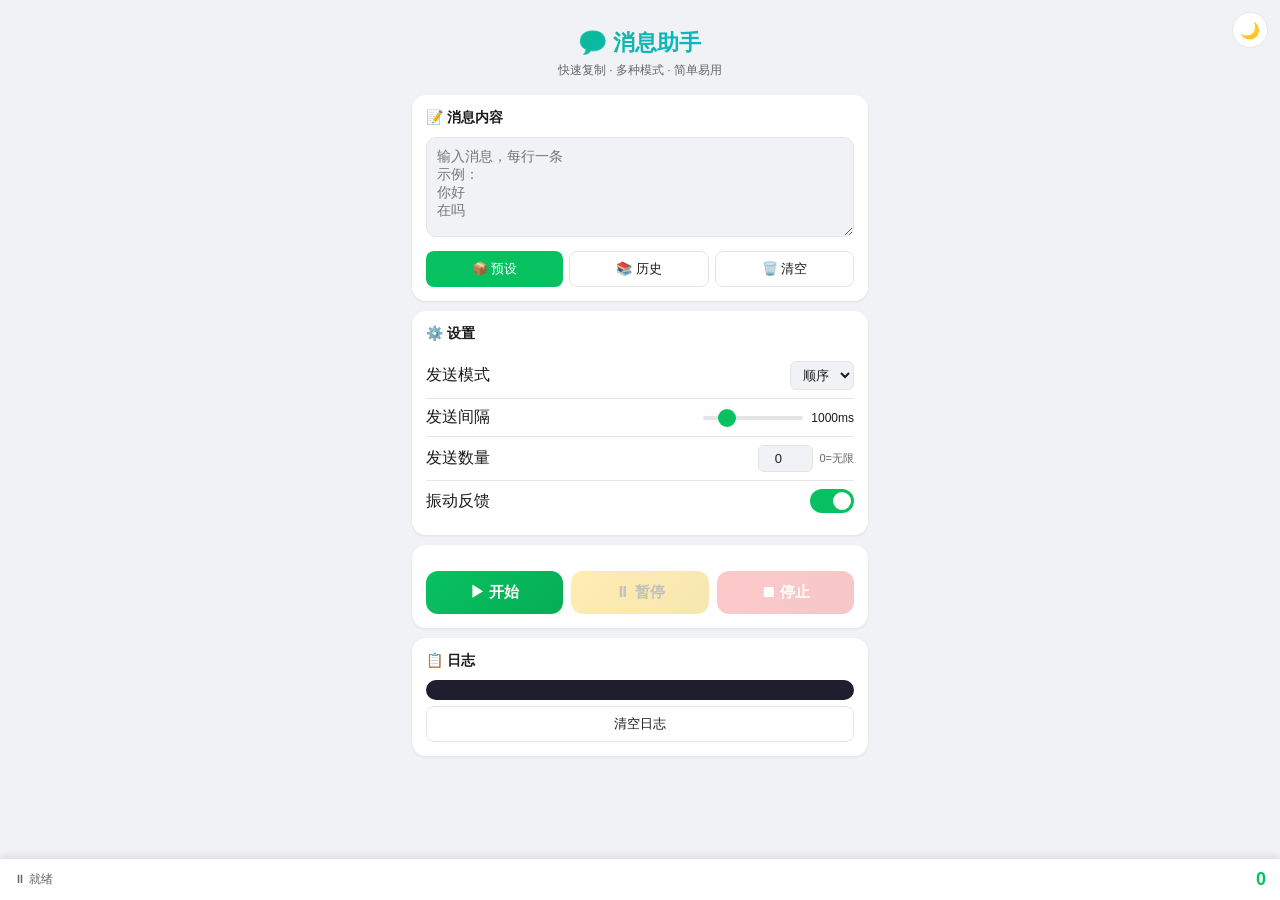
<file: index.html>
<!DOCTYPE html>
<html lang="zh-CN">
<head>
    <meta charset="UTF-8">
    <meta name="viewport" content="width=device-width, initial-scale=1.0, user-scalable=no">
    <meta name="theme-color" content="#07c160">
    <meta name="apple-mobile-web-app-capable" content="yes">
    <title>消息助手</title>
    <link rel="manifest" href="manifest.json">
    <link rel="icon" href="icon-192.png">
    <link rel="apple-touch-icon" href="icon-192.png">
    <style>
        * { margin: 0; padding: 0; box-sizing: border-box; }
        :root { --bg: #f0f2f5; --card: #fff; --text: #1a1a1a; --sub: #666; --accent: #07c160; --danger: #fa5151; --warning: #ffc300; --border: #e5e5e5; }
        [data-theme="dark"] { --bg: #1a1a2e; --card: #16213e; --text: #eee; --sub: #aaa; --border: #333; }
        body { font-family: -apple-system, "PingFang SC", "Microsoft YaHei", sans-serif; background: var(--bg); color: var(--text); min-height: 100vh; padding: 12px; padding-bottom: 80px; }
        .header { text-align: center; padding: 16px 0; }
        .header h1 { font-size: 22px; background: linear-gradient(135deg, #07c160, #10aeff); -webkit-background-clip: text; -webkit-text-fill-color: transparent; }
        .header p { color: var(--sub); font-size: 12px; margin-top: 4px; }
        .card { background: var(--card); border-radius: 14px; padding: 14px; margin-bottom: 10px; box-shadow: 0 1px 3px rgba(0,0,0,0.08); }
        .card-title { font-size: 14px; font-weight: 600; margin-bottom: 10px; }
        textarea { width: 100%; min-height: 100px; border: 1px solid var(--border); border-radius: 10px; padding: 10px; font-size: 14px; resize: vertical; background: var(--bg); color: var(--text); font-family: inherit; }
        textarea:focus { outline: none; border-color: var(--accent); }
        .btn-row { display: flex; gap: 6px; margin-top: 10px; }
        .btn { flex: 1; padding: 8px; border: none; border-radius: 8px; font-size: 13px; cursor: pointer; }
        .btn:active { transform: scale(0.95); }
        .btn-primary { background: var(--accent); color: #fff; }
        .btn-outline { background: transparent; border: 1px solid var(--border); color: var(--text); }
        .btn:disabled { opacity: 0.4; cursor: not-allowed; }
        .setting-row { display: flex; align-items: center; justify-content: space-between; padding: 8px 0; border-bottom: 1px solid var(--border); }
        .setting-row:last-child { border: none; }
        input[type="range"] { -webkit-appearance: none; width: 100px; height: 4px; border-radius: 2px; background: var(--border); }
        input[type="range"]::-webkit-slider-thumb { -webkit-appearance: none; width: 18px; height: 18px; border-radius: 50%; background: var(--accent); }
        .switch { position: relative; width: 44px; height: 24px; }
        .switch input { opacity: 0; width: 0; height: 0; }
        .slider { position: absolute; cursor: pointer; top: 0; left: 0; right: 0; bottom: 0; background: var(--border); transition: .3s; border-radius: 24px; }
        .slider:before { content: ""; position: absolute; height: 18px; width: 18px; left: 3px; bottom: 3px; background: white; transition: .3s; border-radius: 50%; }
        input:checked + .slider { background: var(--accent); }
        input:checked + .slider:before { transform: translateX(20px); }
        input[type="number"] { width: 55px; padding: 5px 8px; border: 1px solid var(--border); border-radius: 6px; text-align: center; background: var(--bg); color: var(--text); font-size: 13px; }
        .status-bar { position: fixed; bottom: 0; left: 0; right: 0; background: var(--card); border-top: 1px solid var(--border); padding: 10px 14px; display: flex; justify-content: space-between; align-items: center; box-shadow: 0 -1px 8px rgba(0,0,0,0.1); }
        .status-text { font-size: 12px; color: var(--sub); }
        .status-count { font-size: 18px; font-weight: 700; color: var(--accent); }
        .control-row { display: flex; gap: 8px; margin-top: 12px; }
        .control-btn { flex: 1; padding: 12px; border: none; border-radius: 12px; font-size: 15px; font-weight: 600; cursor: pointer; }
        .control-btn:active { transform: scale(0.96); }
        .control-btn:disabled { opacity: 0.3; cursor: not-allowed; }
        #btnStart { background: linear-gradient(135deg, #07c160, #06ad56); color: #fff; }
        #btnPause { background: linear-gradient(135deg, #ffc300, #e6b000); color: #333; }
        #btnStop { background: linear-gradient(135deg, #fa5151, #e04848); color: #fff; }
        .log-area { background: #1e1e2e; color: #a6e3a1; border-radius: 10px; padding: 10px; font-family: monospace; font-size: 11px; max-height: 120px; overflow-y: auto; }
        .log-time { color: #89b4fa; }
        .log-error { color: #f38ba8; }
        .modal { display: none; position: fixed; top: 0; left: 0; right: 0; bottom: 0; background: rgba(0,0,0,0.5); z-index: 200; align-items: center; justify-content: center; padding: 16px; }
        .modal.active { display: flex; }
        .modal-content { background: var(--card); border-radius: 14px; padding: 16px; max-width: 340px; width: 100%; max-height: 70vh; overflow-y: auto; }
        .preset-btn { display: block; width: 100%; padding: 10px; margin-bottom: 6px; border: 1px solid var(--border); border-radius: 8px; background: var(--bg); color: var(--text); font-size: 13px; cursor: pointer; text-align: left; }
        .theme-toggle { position: fixed; top: 12px; right: 12px; width: 36px; height: 36px; border-radius: 50%; background: var(--card); border: 1px solid var(--border); display: flex; align-items: center; justify-content: center; cursor: pointer; font-size: 16px; z-index: 50; }
        .toast { position: fixed; top: 50%; left: 50%; transform: translate(-50%, -50%); background: rgba(0,0,0,0.8); color: #fff; padding: 10px 20px; border-radius: 8px; font-size: 13px; z-index: 300; opacity: 0; transition: opacity 0.3s; }
        .toast.show { opacity: 1; }
        @media (min-width: 480px) { body { max-width: 480px; margin: 0 auto; } }
    </style>
<!-- Updated: 2026-08-23 17:57:07 --></head>
<body>
    <div class="theme-toggle" onclick="toggleTheme()">🌙</div>
    
    <div class="header">
        <h1>💬 消息助手</h1>
        <p>快速复制 · 多种模式 · 简单易用</p>
    </div>
    
    <div class="card">
        <div class="card-title">📝 消息内容</div>
        <textarea id="msgInput" placeholder="输入消息，每行一条&#10;示例：&#10;你好&#10;在吗"></textarea>
        <div class="btn-row">
            <button class="btn btn-primary" onclick="showPresets()">📦 预设</button>
            <button class="btn btn-outline" onclick="loadHistory()">📚 历史</button>
            <button class="btn btn-outline" onclick="document.getElementById('msgInput').value=''">🗑️ 清空</button>
        </div>
    </div>
    
    <div class="card">
        <div class="card-title">⚙️ 设置</div>
        <div class="setting-row">
            <span>发送模式</span>
            <select id="modeSelect" style="padding:5px 8px;border-radius:6px;border:1px solid var(--border);background:var(--bg);color:var(--text);font-size:13px;">
                <option value="sequence">顺序</option>
                <option value="random">随机</option>
                <option value="single">单条</option>
            </select>
        </div>
        <div class="setting-row">
            <span>发送间隔</span>
            <div style="display:flex;align-items:center;gap:6px;">
                <input type="range" id="speedSlider" min="100" max="5000" value="1000" step="100" oninput="speedValue.textContent=this.value+'ms'">
                <span id="speedValue" style="min-width:45px;text-align:right;font-size:12px;">1000ms</span>
            </div>
        </div>
        <div class="setting-row">
            <span>发送数量</span>
            <div style="display:flex;align-items:center;gap:6px;">
                <input type="number" id="batchInput" value="0" min="0">
                <span style="font-size:11px;color:var(--sub)">0=无限</span>
            </div>
        </div>
        <div class="setting-row">
            <span>振动反馈</span>
            <label class="switch"><input type="checkbox" id="vibrateSwitch" checked><span class="slider"></span></label>
        </div>
    </div>
    
    <div class="card">
        <div class="control-row">
            <button id="btnStart" class="control-btn" onclick="startSending()">▶ 开始</button>
            <button id="btnPause" class="control-btn" onclick="togglePause()" disabled>⏸ 暂停</button>
            <button id="btnStop" class="control-btn" onclick="stopSending()" disabled>⏹ 停止</button>
        </div>
    </div>
    
    <div class="card">
        <div class="card-title">📋 日志</div>
        <div id="logArea" class="log-area"></div>
        <button class="btn btn-outline" style="width:100%;margin-top:6px" onclick="document.getElementById('logArea').innerHTML=''">清空日志</button>
    </div>
    
    <div class="status-bar">
        <span id="statusText" class="status-text">⏸ 就绪</span>
        <span id="countText" class="status-count">0</span>
    </div>
    
    <div id="presetModal" class="modal">
        <div class="modal-content">
            <div class="modal-title">📦 预设消息</div>
            <div id="presetList"></div>
            <button class="btn btn-outline" style="width:100%;margin-top:8px" onclick="document.querySelectorAll('.modal').forEach(m=>m.classList.remove('active'))">关闭</button>
        </div>
    </div>
    
    <div id="toast" class="toast"></div>

    <script>
    let isRunning=false,isPaused=false,sentCount=0,currentIdx=0,lastSent='',messages=[];
    const presets={'😀 表情刷屏':['😀','😂','🤣','😍','🥰','😎','🤩','😘','😋','🤔','👍','❤️','🔥','✨','🎉','💪'],'🔢 数字':Array.from({length:20},(_, i)=>`${i+1}`),'📝 测试':['测试1','测试2','测试3','测试4','测试5'],'🎊 祝福':['新年快乐！🎆','恭喜发财！🧧','万事如意！✨'],'👏 夸夸':['你太棒了！','厉害！','666！','牛！']};
    let history=JSON.parse(localStorage.getItem('msgHistory')||'[]');
    
    function toggleTheme(){const d=document.documentElement.getAttribute('data-theme')==='dark';document.documentElement.setAttribute('data-theme',d?'light':'dark');document.querySelector('.theme-toggle').textContent=d?'🌙':'☀️';localStorage.setItem('theme',d?'light':'dark');}
    function showToast(m){const t=document.getElementById('toast');t.textContent=m;t.classList.add('show');setTimeout(()=>t.classList.remove('show'),1500);}
    function addLog(m,type='info'){const l=document.getElementById('logArea');const t=new Date().toLocaleTimeString('zh-CN',{hour12:false});l.innerHTML+=`<div><span class="${type==='error'?'log-error':'log-time'}">[${t}]</span> ${m}</div>`;l.scrollTop=l.scrollHeight;}
    
    function showPresets(){const l=document.getElementById('presetList');l.innerHTML='';for(const[n,m]of Object.entries(presets)){const b=document.createElement('button');b.className='preset-btn';b.innerHTML=`<b>${n}</b><br><small style="color:var(--sub)">${m.length}条</small>`;b.onclick=()=>{document.getElementById('msgInput').value=m.join('\n');closeModal();showToast('已加载');};l.appendChild(b);}document.getElementById('presetModal').classList.add('active');}
    function loadHistory(){const l=document.getElementById('presetList');l.innerHTML='';if(!history.length){l.innerHTML='<p style="text-align:center;padding:20px">暂无历史</p>';}else{history.slice(0,30).forEach(m=>{const b=document.createElement('button');b.className='preset-btn';b.textContent=m.length>25?m.substring(0,25)+'...':m;b.onclick=()=>{const i=document.getElementById('msgInput');i.value=i.value?i.value+'\n'+m:m;closeModal();};l.appendChild(b);});}document.getElementById('presetModal').classList.add('active');}
    function closeModal(){document.querySelectorAll('.modal').forEach(m=>m.classList.remove('active'));}
    
    function getMessages(){const i=document.getElementById('msgInput').value.trim();if(!i){showToast('请输入消息');return null;}const m=i.split('\n').filter(l=>l.trim());if(!m.length){showToast('消息不能为空');return null;}return m;}
    
    async function startSending(){
        messages=getMessages();if(!messages)return;
        messages.forEach(m=>{if(!history.includes(m))history.unshift(m);});history=history.slice(0,100);localStorage.setItem('msgHistory',JSON.stringify(history));
        isRunning=true;isPaused=false;sentCount=0;currentIdx=0;lastSent='';
        document.getElementById('btnStart').disabled=true;document.getElementById('btnPause').disabled=false;document.getElementById('btnStop').disabled=false;
        document.getElementById('statusText').textContent='🟢 运行中...';
        addLog(`🚀 开始 · ${messages.length}条 · 间隔${document.getElementById('speedSlider').value}ms`);
        const batch=parseInt(document.getElementById('batchInput').value)||0;
        
        while(isRunning){
            if(isPaused){await new Promise(r=>setTimeout(r,100));continue;}
            const mode=document.getElementById('modeSelect').value;
            let msg;
            if(mode==='random'){msg=messages[Math.floor(Math.random()*messages.length)];}
            else if(mode==='single'){msg=messages[0];}
            else{msg=messages[currentIdx%messages.length];currentIdx++;}
            lastSent=msg;
            
            try{
                await navigator.clipboard.writeText(msg);
                sentCount++;
                document.getElementById('countText').textContent=sentCount;
                addLog(`📤 #${sentCount} ${msg.length>12?msg.substring(0,12)+'...':msg}`);
                if(document.getElementById('vibrateSwitch').checked&&navigator.vibrate)navigator.vibrate(50);
            }catch(e){addLog(`❌ 复制失败: ${e.message}`,'error');break;}
            if(batch>0&&sentCount>=batch){addLog(`🎯 达到${batch}条`);break;}
            await new Promise(r=>setTimeout(r,parseInt(document.getElementById('speedSlider').value)));
        }
        stopSending();
    }
    
    function togglePause(){
        if(!isRunning)return;isPaused=!isPaused;
        if(isPaused){document.getElementById('btnPause').textContent='▶ 恢复';document.getElementById('statusText').textContent='🟡 已暂停';addLog('⏸ 已暂停');}
        else{document.getElementById('btnPause').textContent='⏸ 暂停';document.getElementById('statusText').textContent='🟢 运行中...';addLog('▶ 已恢复');}
    }
    
    function stopSending(){
        isRunning=false;isPaused=false;
        document.getElementById('btnStart').disabled=false;document.getElementById('btnPause').disabled=true;
        document.getElementById('btnPause').textContent='⏸ 暂停';document.getElementById('btnStop').disabled=true;
        document.getElementById('statusText').textContent='⏸ 已停止';
        if(sentCount>0){addLog(`✅ 结束，共${sentCount}条`);if(navigator.vibrate)navigator.vibrate([100,50,100]);}
    }
    
    if('serviceWorker' in navigator){navigator.serviceWorker.register('sw.js').catch(()=>{});}
    </script>
</body>
</html>
</file>
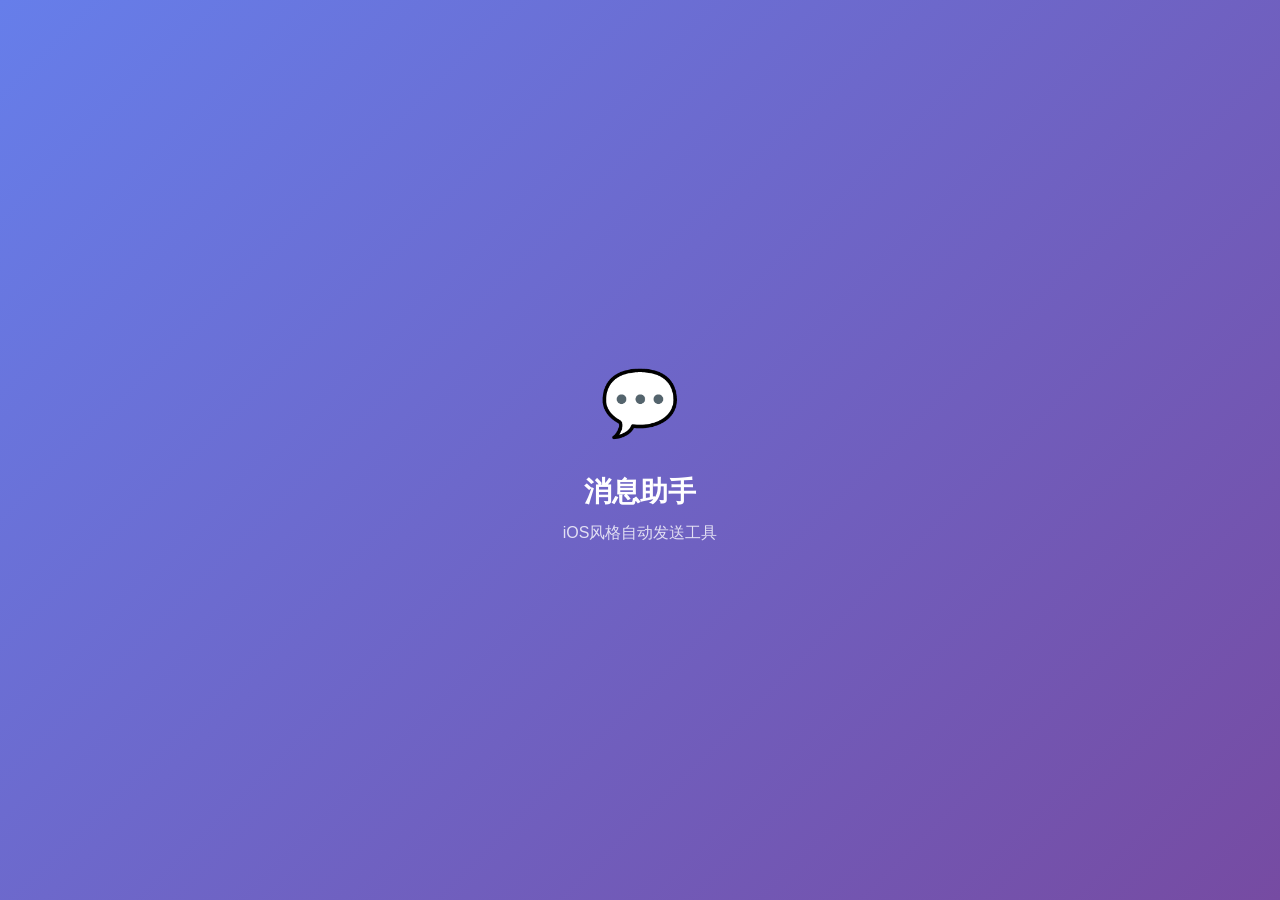
<file: assets/web/index.html>
<!DOCTYPE html>
<html lang="zh-CN">
<head>
    <meta charset="UTF-8">
    <meta name="viewport" content="width=device-width, initial-scale=1.0, maximum-scale=1.0, user-scalable=no">
    <title>消息助手 v6.0</title>
    <link rel="stylesheet" href="style.css">
</head>
<body>
    <!-- 启动动画 -->
    <div class="splash-screen" id="splash">
        <div class="splash-icon">💬</div>
        <div class="splash-title">消息助手</div>
        <div class="splash-subtitle">iOS风格自动发送工具</div>
    </div>

    <!-- 主界面 -->
    <div class="app-container" id="app" style="display:none;">
        <!-- 顶部导航 -->
        <header class="nav-bar">
            <h1 class="nav-title">消息助手</h1>
            <div class="nav-subtitle">v6.0 · iOS风格</div>
        </header>

        <main class="content">
            <!-- 消息输入卡片 -->
            <section class="card fade-in" id="card-message">
                <div class="card-header">
                    <span class="card-icon">📝</span>
                    <span class="card-title">消息内容</span>
                </div>
                <div class="card-body">
                    <textarea id="msgInput" placeholder="输入消息，每行一条&#10;支持emoji表情 😀" rows="5"></textarea>
                    <div class="char-count" id="charCount">0 字符</div>
                    <div class="preset-grid">
                        <button class="btn-preset btn-green" onclick="loadPreset('emoji')">😊 表情</button>
                        <button class="btn-preset btn-blue" onclick="loadPreset('num')">🔢 数字</button>
                        <button class="btn-preset btn-orange" onclick="loadPreset('greet')">👋 问候</button>
                    </div>
                </div>
            </section>

            <!-- 目标应用卡片 -->
            <section class="card fade-in delay-1" id="card-apps">
                <div class="card-header">
                    <span class="card-icon">📱</span>
                    <span class="card-title">目标应用</span>
                </div>
                <div class="card-body">
                    <div class="app-grid">
                        <button class="app-btn app-wechat active" onclick="selectApp(this, '微信')">
                            <span class="app-icon">💬</span>
                            <span class="app-name">微信</span>
                        </button>
                        <button class="app-btn app-qq" onclick="selectApp(this, 'QQ')">
                            <span class="app-icon">🐧</span>
                            <span class="app-name">QQ</span>
                        </button>
                        <button class="app-btn app-dingtalk" onclick="selectApp(this, '钉钉')">
                            <span class="app-icon">📌</span>
                            <span class="app-name">钉钉</span>
                        </button>
                        <button class="app-btn app-feishu" onclick="selectApp(this, '飞书')">
                            <span class="app-icon">🕊️</span>
                            <span class="app-name">飞书</span>
                        </button>
                        <button class="app-btn app-telegram" onclick="selectApp(this, 'Telegram')">
                            <span class="app-icon">✈️</span>
                            <span class="app-name">Telegram</span>
                        </button>
                        <button class="app-btn app-whatsapp" onclick="selectApp(this, 'WhatsApp')">
                            <span class="app-icon">📞</span>
                            <span class="app-name">WhatsApp</span>
                        </button>
                    </div>
                    <div class="selected-app" id="selectedApp">当前: 微信</div>
                </div>
            </section>

            <!-- 设置卡片 -->
            <section class="card fade-in delay-2" id="card-settings">
                <div class="card-header">
                    <span class="card-icon">⚙️</span>
                    <span class="card-title">发送设置</span>
                </div>
                <div class="card-body">
                    <!-- 模式选择 -->
                    <div class="setting-row">
                        <span class="setting-label">模式</span>
                        <div class="mode-toggle">
                            <button class="mode-btn active" onclick="selectMode(this, '顺序')">顺序</button>
                            <button class="mode-btn" onclick="selectMode(this, '随机')">随机</button>
                            <button class="mode-btn" onclick="selectMode(this, '单条')">单条</button>
                        </div>
                    </div>
                    
                    <!-- 间隔滑块 -->
                    <div class="setting-row">
                        <span class="setting-label">间隔</span>
                        <div class="slider-container">
                            <input type="range" id="speedSlider" min="0.5" max="5" step="0.1" value="1" oninput="updateSpeed(this.value)">
                            <div class="slider-value" id="speedValue">1.0 秒</div>
                        </div>
                    </div>
                    
                    <!-- 数量输入 -->
                    <div class="setting-row">
                        <span class="setting-label">数量</span>
                        <div class="batch-input-group">
                            <input type="number" id="batchInput" value="0" min="0" placeholder="0">
                            <span class="batch-hint">(0=无限)</span>
                        </div>
                    </div>
                </div>
            </section>

            <!-- 控制卡片 -->
            <section class="card fade-in delay-3" id="card-control">
                <div class="card-header">
                    <span class="card-icon">🎮</span>
                    <span class="card-title">控制</span>
                </div>
                <div class="card-body">
                    <div class="control-grid">
                        <button class="ctrl-btn btn-start" id="btnStart" onclick="startSending()">
                            <span class="ctrl-icon">▶</span>
                            <span class="ctrl-text">开始</span>
                        </button>
                        <button class="ctrl-btn btn-pause" id="btnPause" onclick="pauseSending()" disabled>
                            <span class="ctrl-icon">⏸</span>
                            <span class="ctrl-text">暂停</span>
                        </button>
                        <button class="ctrl-btn btn-stop" id="btnStop" onclick="stopSending()" disabled>
                            <span class="ctrl-icon">⏹</span>
                            <span class="ctrl-text">停止</span>
                        </button>
                    </div>
                </div>
            </section>

            <!-- 状态卡片 -->
            <section class="card fade-in delay-4" id="card-status">
                <div class="card-header">
                    <span class="card-icon">📊</span>
                    <span class="card-title">状态</span>
                </div>
                <div class="card-body">
                    <div class="status-row">
                        <div class="status-label" id="statusLabel">就绪</div>
                        <div class="status-count" id="countLabel">0</div>
                    </div>
                    <div class="stats-info" id="statsLabel">速度: 0 条/秒 | 耗时: 0 秒</div>
                    <!-- 进度条 -->
                    <div class="progress-bar">
                        <div class="progress-fill" id="progressFill"></div>
                    </div>
                </div>
            </section>

            <!-- 日志卡片 -->
            <section class="card fade-in delay-5" id="card-log">
                <div class="card-header">
                    <span class="card-icon">📋</span>
                    <span class="card-title">日志</span>
                    <button class="clear-log-btn" onclick="clearLog()">清空</button>
                </div>
                <div class="card-body">
                    <div class="log-container" id="logContainer">
                        <div class="log-item">
                            <span class="log-time">--:--:--</span>
                            <span class="log-msg">等待开始...</span>
                        </div>
                    </div>
                </div>
            </section>
        </main>

        <!-- 底部安全区 -->
        <div class="safe-area-bottom"></div>
    </div>

    <!-- Toast提示 -->
    <div class="toast" id="toast"></div>

    <script src="app.js"></script>
</body>
</html>
</file>
<file: assets/web/style.css>
/* ==========================================
   消息助手 v6.0 - iOS风格CSS动画
   ========================================== */

/* ===== CSS变量 ===== */
:root {
    /* iOS系统颜色 */
    --blue: #007AFF;
    --green: #34C759;
    --red: #FF3B30;
    --orange: #FF9500;
    --purple: #AF52DE;
    --pink: #FF2D55;
    --teal: #5AC8FA;
    --yellow: #FFCC00;
    
    /* 灰度 */
    --bg: #F2F2F7;
    --card: #FFFFFF;
    --separator: #E5E5EA;
    
    /* 文字 */
    --text-primary: #1C1C1E;
    --text-secondary: #6D6D80;
    --text-tertiary: #A0A0B0;
    
    /* 间距 */
    --spacing-xs: 4px;
    --spacing-sm: 8px;
    --spacing-md: 16px;
    --spacing-lg: 24px;
    
    /* 圆角 */
    --radius-sm: 8px;
    --radius-md: 12px;
    --radius-lg: 16px;
    
    /* 阴影 */
    --shadow: 0 2px 8px rgba(0, 0, 0, 0.06);
    --shadow-lg: 0 4px 16px rgba(0, 0, 0, 0.1);
}

/* ===== 基础样式 ===== */
* {
    margin: 0;
    padding: 0;
    box-sizing: border-box;
    -webkit-tap-highlight-color: transparent;
}

body {
    font-family: -apple-system, BlinkMacSystemFont, 'SF Pro Display', 'PingFang SC', 'Helvetica Neue', sans-serif;
    background-color: var(--bg);
    color: var(--text-primary);
    font-size: 17px;
    line-height: 1.5;
    overflow-x: hidden;
    -webkit-font-smoothing: antialiased;
    -moz-osx-font-smoothing: grayscale;
}

/* ===== 启动动画 ===== */
.splash-screen {
    position: fixed;
    top: 0;
    left: 0;
    width: 100%;
    height: 100%;
    background: linear-gradient(135deg, #667eea 0%, #764ba2 100%);
    display: flex;
    flex-direction: column;
    align-items: center;
    justify-content: center;
    z-index: 9999;
    animation: splashFadeIn 0.5s ease-out;
}

.splash-icon {
    font-size: 64px;
    margin-bottom: 20px;
    animation: splashBounce 1s ease-in-out infinite alternate;
}

.splash-title {
    font-size: 28px;
    font-weight: 700;
    color: white;
    margin-bottom: 8px;
}

.splash-subtitle {
    font-size: 16px;
    color: rgba(255, 255, 255, 0.8);
}

@keyframes splashFadeIn {
    from { opacity: 0; transform: scale(0.9); }
    to { opacity: 1; transform: scale(1); }
}

@keyframes splashBounce {
    from { transform: translateY(0); }
    to { transform: translateY(-10px); }
}

/* ===== 应用容器 ===== */
.app-container {
    max-width: 500px;
    margin: 0 auto;
    min-height: 100vh;
    padding-bottom: env(safe-area-inset-bottom);
}

/* ===== 导航栏 ===== */
.nav-bar {
    background: linear-gradient(135deg, #667eea 0%, #764ba2 100%);
    padding: calc(env(safe-area-inset-top) + 20px) 20px 20px;
    text-align: center;
    position: sticky;
    top: 0;
    z-index: 100;
    box-shadow: var(--shadow-lg);
}

.nav-title {
    font-size: 28px;
    font-weight: 700;
    color: white;
    margin-bottom: 4px;
}

.nav-subtitle {
    font-size: 14px;
    color: rgba(255, 255, 255, 0.8);
}

/* ===== 内容区域 ===== */
.content {
    padding: 16px;
}

/* ===== 卡片样式 ===== */
.card {
    background: var(--card);
    border-radius: var(--radius-lg);
    margin-bottom: 16px;
    box-shadow: var(--shadow);
    overflow: hidden;
    opacity: 0;
    transform: translateY(20px);
    animation: cardFadeIn 0.6s ease-out forwards;
}

.fade-in { animation-delay: 0s; }
.delay-1 { animation-delay: 0.1s; }
.delay-2 { animation-delay: 0.2s; }
.delay-3 { animation-delay: 0.3s; }
.delay-4 { animation-delay: 0.4s; }
.delay-5 { animation-delay: 0.5s; }

@keyframes cardFadeIn {
    to {
        opacity: 1;
        transform: translateY(0);
    }
}

.card-header {
    display: flex;
    align-items: center;
    padding: 16px 16px 12px;
    border-bottom: 1px solid var(--separator);
}

.card-icon {
    font-size: 20px;
    margin-right: 8px;
}

.card-title {
    font-size: 13px;
    font-weight: 600;
    color: var(--text-secondary);
    text-transform: uppercase;
    letter-spacing: 0.5px;
}

.card-body {
    padding: 16px;
}

/* ===== 文本输入框 ===== */
textarea {
    width: 100%;
    padding: 12px;
    border: none;
    border-radius: var(--radius-md);
    background: #F5F5F7;
    font-size: 17px;
    font-family: inherit;
    resize: none;
    transition: all 0.3s ease;
}

textarea:focus {
    outline: none;
    background: #EFEFEF;
    box-shadow: 0 0 0 3px rgba(0, 122, 255, 0.2);
}

.char-count {
    text-align: right;
    font-size: 13px;
    color: var(--text-tertiary);
    margin-top: 8px;
}

/* ===== 预设按钮 ===== */
.preset-grid {
    display: grid;
    grid-template-columns: repeat(3, 1fr);
    gap: 10px;
    margin-top: 16px;
}

.btn-preset {
    padding: 12px;
    border: none;
    border-radius: var(--radius-md);
    font-size: 15px;
    font-weight: 600;
    color: white;
    cursor: pointer;
    transition: all 0.3s cubic-bezier(0.4, 0, 0.2, 1);
}

.btn-preset:active {
    transform: scale(0.95);
    opacity: 0.9;
}

.btn-green { background: var(--green); }
.btn-blue { background: var(--blue); }
.btn-orange { background: var(--orange); }

/* ===== 应用选择网格 ===== */
.app-grid {
    display: grid;
    grid-template-columns: repeat(3, 1fr);
    gap: 12px;
}

.app-btn {
    display: flex;
    flex-direction: column;
    align-items: center;
    justify-content: center;
    padding: 16px 8px;
    border: none;
    border-radius: var(--radius-md);
    background: #F5F5F7;
    cursor: pointer;
    transition: all 0.3s cubic-bezier(0.4, 0, 0.2, 1);
}

.app-btn:active {
    transform: scale(0.95);
}

.app-btn.active {
    background: var(--blue);
    box-shadow: 0 4px 12px rgba(0, 122, 255, 0.3);
}

.app-btn.active .app-name {
    color: white;
}

.app-icon {
    font-size: 24px;
    margin-bottom: 6px;
}

.app-name {
    font-size: 13px;
    font-weight: 600;
    color: var(--text-primary);
    transition: color 0.3s ease;
}

/* 应用特定颜色 */
.app-wechat.active { background: var(--green); box-shadow: 0 4px 12px rgba(52, 199, 89, 0.3); }
.app-qq.active { background: var(--blue); box-shadow: 0 4px 12px rgba(0, 122, 255, 0.3); }
.app-dingtalk.active { background: var(--teal); box-shadow: 0 4px 12px rgba(90, 200, 250, 0.3); }
.app-feishu.active { background: var(--purple); box-shadow: 0 4px 12px rgba(175, 82, 222, 0.3); }
.app-telegram.active { background: var(--blue); box-shadow: 0 4px 12px rgba(0, 122, 255, 0.3); }
.app-whatsapp.active { background: var(--green); box-shadow: 0 4px 12px rgba(52, 199, 89, 0.3); }

.selected-app {
    text-align: center;
    margin-top: 12px;
    font-size: 15px;
    color: var(--blue);
    font-weight: 500;
}

/* ===== 设置项 ===== */
.setting-row {
    display: flex;
    align-items: center;
    padding: 12px 0;
    border-bottom: 1px solid var(--separator);
}

.setting-row:last-child {
    border-bottom: none;
}

.setting-label {
    font-size: 17px;
    font-weight: 500;
    color: var(--text-primary);
    width: 60px;
}

/* 模式切换 */
.mode-toggle {
    display: flex;
    flex: 1;
    background: #F5F5F7;
    border-radius: var(--radius-sm);
    padding: 2px;
}

.mode-btn {
    flex: 1;
    padding: 8px 16px;
    border: none;
    border-radius: 6px;
    font-size: 14px;
    font-weight: 600;
    color: var(--text-secondary);
    background: transparent;
    cursor: pointer;
    transition: all 0.3s cubic-bezier(0.4, 0, 0.2, 1);
}

.mode-btn.active {
    background: var(--blue);
    color: white;
    box-shadow: 0 2px 8px rgba(0, 122, 255, 0.3);
}

/* 滑块 */
.slider-container {
    flex: 1;
    display: flex;
    flex-direction: column;
}

input[type="range"] {
    width: 100%;
    height: 4px;
    -webkit-appearance: none;
    background: var(--separator);
    border-radius: 2px;
    outline: none;
}

input[type="range"]::-webkit-slider-thumb {
    -webkit-appearance: none;
    width: 28px;
    height: 28px;
    background: white;
    border-radius: 50%;
    box-shadow: 0 2px 6px rgba(0, 0, 0, 0.2);
    cursor: pointer;
    transition: transform 0.2s ease;
}

input[type="range"]::-webkit-slider-thumb:active {
    transform: scale(1.1);
}

.slider-value {
    text-align: center;
    font-size: 15px;
    color: var(--text-secondary);
    margin-top: 8px;
}

/* 数量输入 */
.batch-input-group {
    flex: 1;
    display: flex;
    align-items: center;
    gap: 8px;
}

.batch-input-group input {
    flex: 1;
    padding: 10px 12px;
    border: none;
    border-radius: var(--radius-sm);
    background: #F5F5F7;
    font-size: 17px;
    text-align: center;
}

.batch-input-group input:focus {
    outline: none;
    box-shadow: 0 0 0 3px rgba(0, 122, 255, 0.2);
}

.batch-hint {
    font-size: 13px;
    color: var(--text-tertiary);
}

/* ===== 控制按钮 ===== */
.control-grid {
    display: grid;
    grid-template-columns: repeat(3, 1fr);
    gap: 12px;
}

.ctrl-btn {
    display: flex;
    flex-direction: column;
    align-items: center;
    justify-content: center;
    padding: 16px;
    border: none;
    border-radius: var(--radius-md);
    color: white;
    cursor: pointer;
    transition: all 0.3s cubic-bezier(0.4, 0, 0.2, 1);
}

.ctrl-btn:active:not(:disabled) {
    transform: scale(0.95);
}

.ctrl-btn:disabled {
    opacity: 0.5;
    cursor: not-allowed;
}

.btn-start { background: var(--green); }
.btn-pause { background: var(--orange); }
.btn-stop { background: var(--red); }

.ctrl-icon {
    font-size: 24px;
    margin-bottom: 4px;
}

.ctrl-text {
    font-size: 14px;
    font-weight: 600;
}

/* ===== 状态显示 ===== */
.status-row {
    display: flex;
    justify-content: space-between;
    align-items: center;
    margin-bottom: 12px;
}

.status-label {
    font-size: 17px;
    font-weight: 500;
    color: var(--text-primary);
    transition: color 0.3s ease;
}

.status-label.running {
    color: var(--green);
}

.status-label.paused {
    color: var(--orange);
}

.status-count {
    font-size: 42px;
    font-weight: 700;
    color: var(--blue);
    font-variant-numeric: tabular-nums;
    transition: all 0.3s ease;
}

.stats-info {
    font-size: 13px;
    color: var(--text-tertiary);
    margin-bottom: 12px;
}

/* 进度条 */
.progress-bar {
    height: 6px;
    background: #F5F5F7;
    border-radius: 3px;
    overflow: hidden;
}

.progress-fill {
    height: 100%;
    background: linear-gradient(90deg, var(--blue), var(--teal));
    border-radius: 3px;
    width: 0%;
    transition: width 0.3s ease;
}

/* ===== 日志容器 ===== */
.log-container {
    max-height: 200px;
    overflow-y: auto;
    background: #1C1C1E;
    border-radius: var(--radius-md);
    padding: 12px;
}

.log-item {
    display: flex;
    padding: 4px 0;
    font-family: 'SF Mono', 'Menlo', monospace;
    font-size: 13px;
    line-height: 1.6;
    animation: logFadeIn 0.3s ease-out;
}

@keyframes logFadeIn {
    from { opacity: 0; transform: translateX(-10px); }
    to { opacity: 1; transform: translateX(0); }
}

.log-time {
    color: var(--text-tertiary);
    margin-right: 8px;
    white-space: nowrap;
}

.log-msg {
    color: #34C759;
    word-break: break-all;
}

.log-msg.error {
    color: var(--red);
}

.log-msg.info {
    color: var(--blue);
}

.clear-log-btn {
    margin-left: auto;
    padding: 4px 12px;
    border: none;
    border-radius: var(--radius-sm);
    background: var(--red);
    color: white;
    font-size: 12px;
    font-weight: 600;
    cursor: pointer;
}

.clear-log-btn:active {
    transform: scale(0.95);
}

/* ===== Toast提示 ===== */
.toast {
    position: fixed;
    bottom: 100px;
    left: 50%;
    transform: translateX(-50%) translateY(100px);
    padding: 12px 24px;
    background: rgba(0, 0, 0, 0.8);
    color: white;
    border-radius: 24px;
    font-size: 15px;
    opacity: 0;
    transition: all 0.3s cubic-bezier(0.4, 0, 0.2, 1);
    z-index: 1000;
    pointer-events: none;
}

.toast.show {
    opacity: 1;
    transform: translateX(-50%) translateY(0);
}

/* ===== 安全区域 ===== */
.safe-area-bottom {
    height: calc(20px + env(safe-area-inset-bottom));
}

/* ===== 响应式设计 ===== */
@media (max-width: 375px) {
    .nav-title { font-size: 24px; }
    .app-grid { gap: 8px; }
    .app-btn { padding: 12px 6px; }
    .ctrl-btn { padding: 12px; }
}

@media (min-width: 768px) {
    .content { padding: 24px; }
    .card { margin-bottom: 24px; }
}

/* ===== 深色模式支持 ===== */
@media (prefers-color-scheme: dark) {
    :root {
        --bg: #000000;
        --card: #1C1C1E;
        --separator: #38383A;
        --text-primary: #FFFFFF;
        --text-secondary: #98989D;
        --text-tertiary: #636366;
    }
    
    textarea, .batch-input-group input {
        background: #2C2C2E;
        color: white;
    }
    
    .mode-toggle {
        background: #2C2C2E;
    }
    
    .app-btn {
        background: #2C2C2E;
    }
    
    .app-btn.active .app-name {
        color: white;
    }
}
</file>
